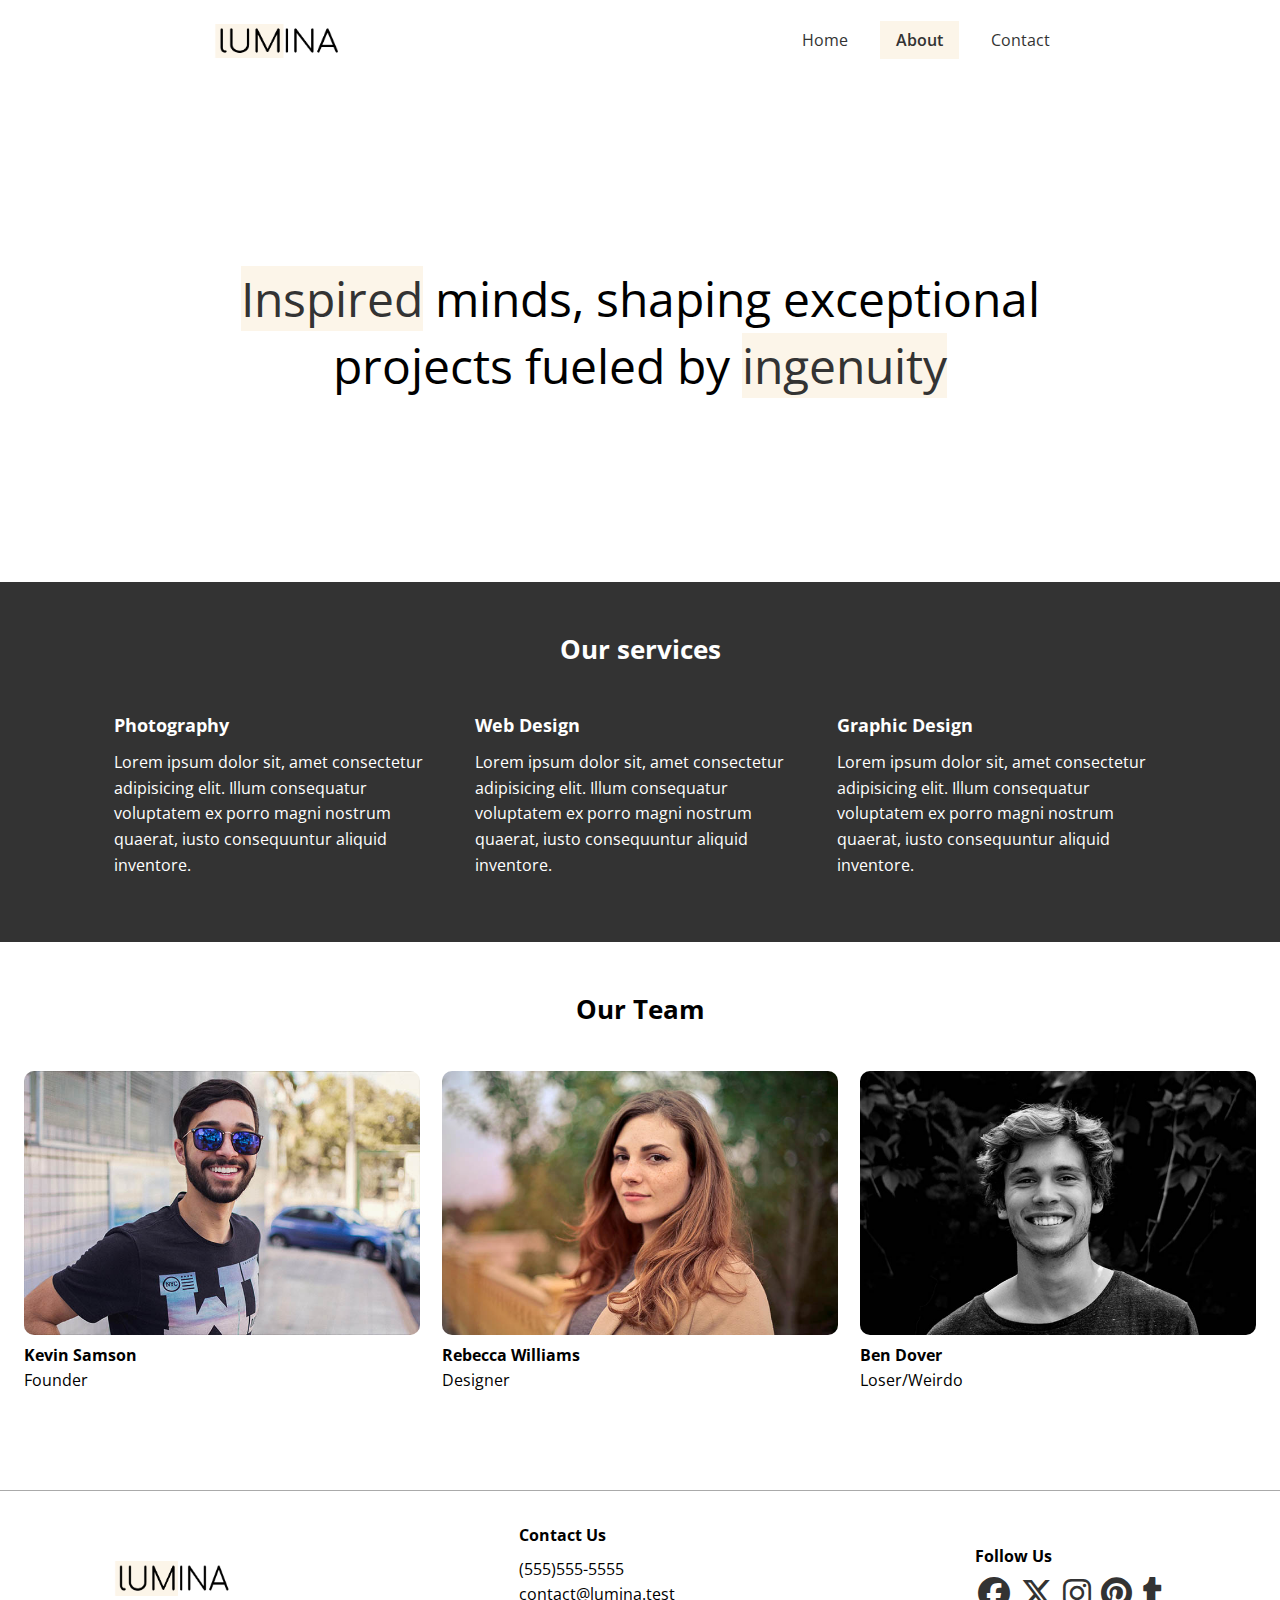
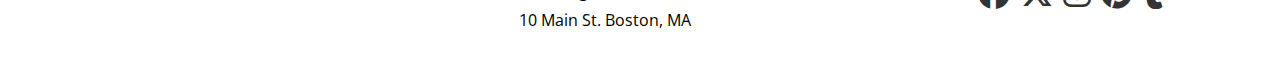
<file: about.html>
<!DOCTYPE html>
<html lang="en">
<head>
    <meta charset="UTF-8">
    <meta name="viewport" content="width=device-width, initial-scale=1.0">
    <link rel="preconnect" href="https://fonts.googleapis.com">
    <link rel="preconnect" href="https://fonts.gstatic.com" crossorigin>
    <link href="https://fonts.googleapis.com/css2?family=Lato:ital,wght@0,100;0,300;0,400;0,700;0,900;1,100;1,300;1,400;1,700;1,900&family=Open+Sans:ital,wght@0,300..800;1,300..800&display=swap" rel="stylesheet">
    <link rel="stylesheet" href="https://cdnjs.cloudflare.com/ajax/libs/font-awesome/6.7.2/css/all.min.css" integrity="sha512-Evv84Mr4kqVGRNSgIGL/F/aIDqQb7xQ2vcrdIwxfjThSH8CSR7PBEakCr51Ck+w+/U6swU2Im1vVX0SVk9ABhg==" crossorigin="anonymous" referrerpolicy="no-referrer" />
    <link rel="stylesheet" href="css/styles.css">
    <link rel="icon" href="images/favicon.ico">
    <title>About Lumina Creative</title>
</head>
<body>
    <header class="header">
        <div class="container container-sm header-flex">
            <img src="images/logo.png" alt="Lumina Creative" class="logo">
            <ul class="main-menu">
                <li><a href="index.html">Home</a></li>
                <li><a class="current" href="about.html">About</a></li>
                <li><a href="contact.html">Contact</a></li>
            </ul>
        </div> 
    </header>
    
    <section class="hero">
        <div class="container container-sm">
            <h2>
                <span class="bg-primary">Inspired</span> minds, shaping exceptional projects fueled by <span class="bg-primary">ingenuity</span>
            </h2>
        </div>
    </section>

    <section class="services bg-dark">
        <div class="container">
            <h2 class="section-heading">Our services</h2>
            <div class="services-flex">
                <div class="service-item">
                    <h4>Photography</h4>
                    <p>
                        Lorem ipsum dolor sit, amet consectetur adipisicing elit. Illum consequatur voluptatem ex porro magni nostrum quaerat, iusto consequuntur aliquid inventore.
                    </p>
                </div>
                <div class="service-item">
                    <h4>Web Design</h4>
                    <p>
                        Lorem ipsum dolor sit, amet consectetur adipisicing elit. Illum consequatur voluptatem ex porro magni nostrum quaerat, iusto consequuntur aliquid inventore.
                    </p>
                </div>
                <div class="service-item">
                    <h4>Graphic Design</h4>
                    <p>
                        Lorem ipsum dolor sit, amet consectetur adipisicing elit. Illum consequatur voluptatem ex porro magni nostrum quaerat, iusto consequuntur aliquid inventore.
                    </p>
                </div>
            </div>
        </div>
    </section>

    <section class="team">
        <div class="container container-lg">
            <h2 class="section-heading">Our Team</h2>
            <div class="team-flex">
                <div class="team-item">
                    <img src="images/team1.jpg" alt="Team Member">
                    <h4>Kevin Samson</h4>
                    <p>Founder</p>
                </div>
                <div class="team-item">
                    <img src="images/team2.jpg" alt="Team Member">
                    <h4>Rebecca Williams</h4>
                    <p>Designer</p>
                </div>
                <div class="team-item">
                    <img src="images/team3.jpg" alt="Team Member">
                    <h4>Ben Dover</h4>
                    <p>Loser/Weirdo</p>
                </div>
            </div>
        </div>
    </section>

    <footer class="footer">
        <div class="container footer-flex">
            <img src="images/logo.png" alt="Lumina Creative">
            
            <div>
                <h4>Contact Us</h4>
                <ul>
                    <li>(555)555-5555</li>
                    <li>contact@lumina.test</li>
                    <li>10 Main St. Boston, MA</li>
                </ul>
            </div>

            <div>
                <h4>Follow Us</h4>
                <a href="#"><i class="fab fa-facebook fa-2x"></i></a>
                <a href="#"><i class="fab fa-x-twitter fa-2x"></i></a>
                <a href="#"><i class="fab fa-instagram fa-2x"></i></a>
                <a href="#"><i class="fab fa-pinterest fa-2x"></i></a>
                <a href="#"><i class="fab fa-tumblr fa-2x"></i></a>
            </div>
        </div>
    </footer>
</body>
</html>
</file>
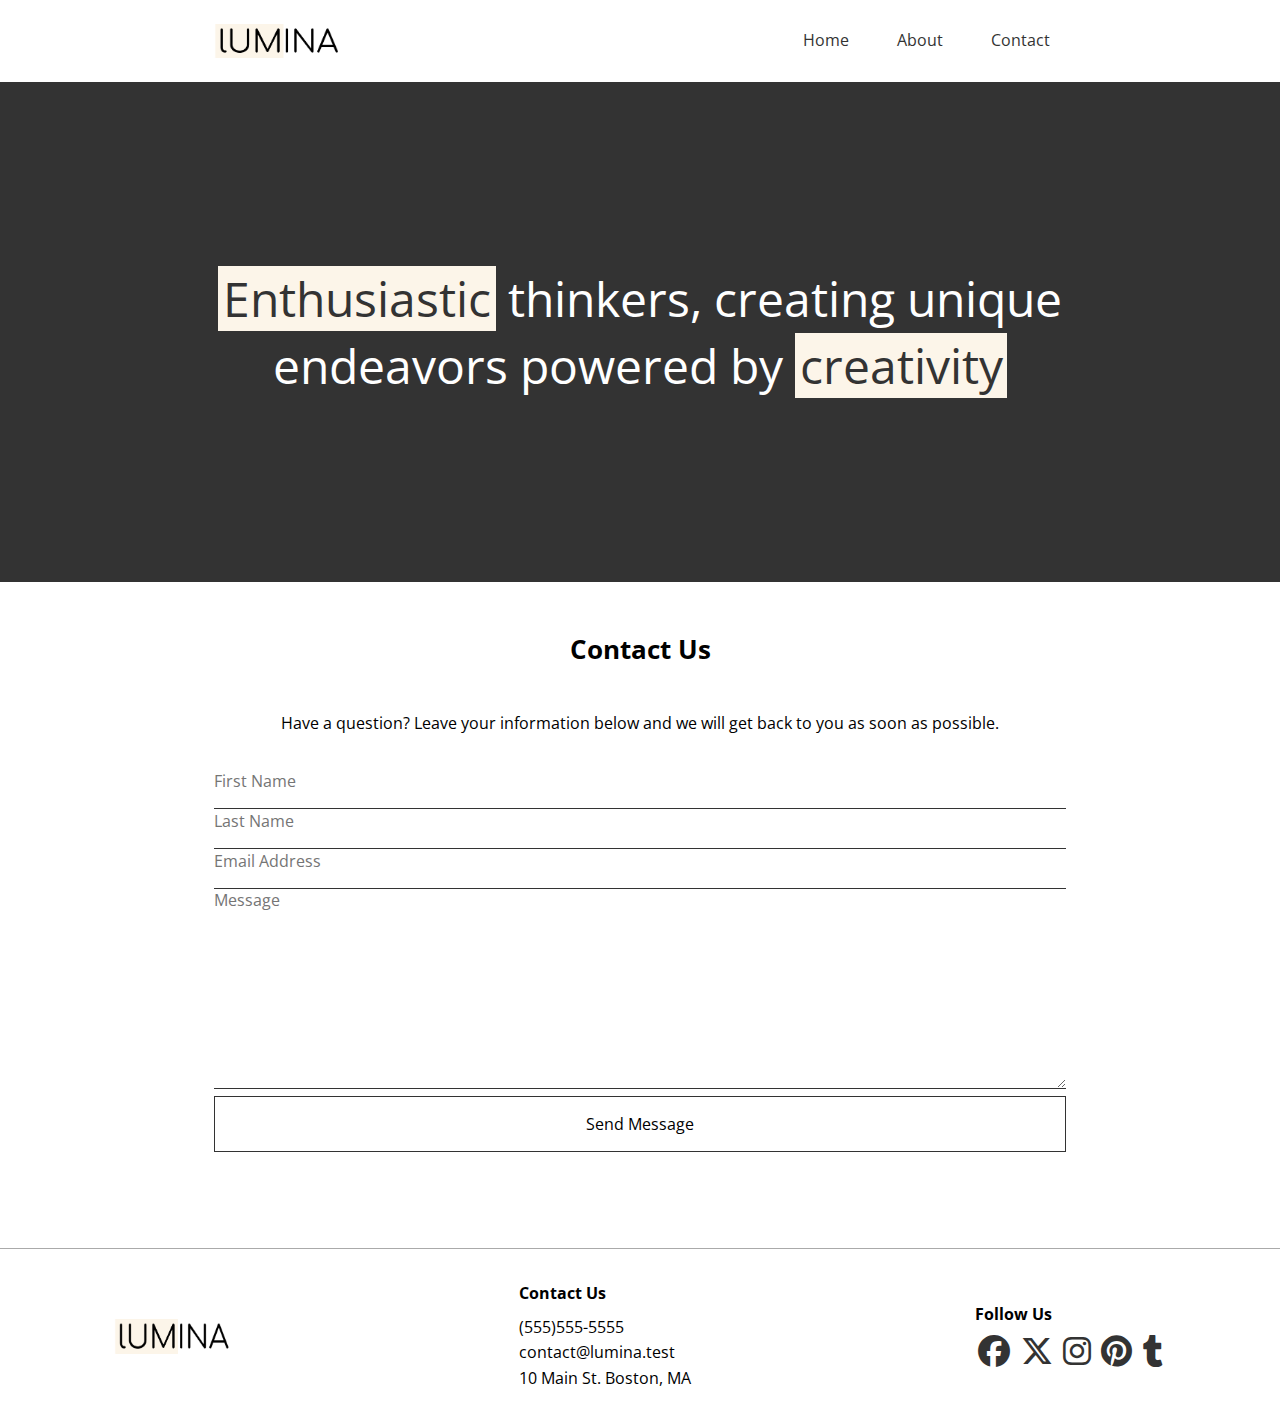
<file: contact.html>
<!DOCTYPE html>
<html lang="en">
<head>
    <meta charset="UTF-8">
    <meta name="viewport" content="width=device-width, initial-scale=1.0">
    <link rel="preconnect" href="https://fonts.googleapis.com">
    <link rel="preconnect" href="https://fonts.gstatic.com" crossorigin>
    <link href="https://fonts.googleapis.com/css2?family=Lato:ital,wght@0,100;0,300;0,400;0,700;0,900;1,100;1,300;1,400;1,700;1,900&family=Open+Sans:ital,wght@0,300..800;1,300..800&display=swap" rel="stylesheet">
    <link rel="stylesheet" href="https://cdnjs.cloudflare.com/ajax/libs/font-awesome/6.7.2/css/all.min.css" integrity="sha512-Evv84Mr4kqVGRNSgIGL/F/aIDqQb7xQ2vcrdIwxfjThSH8CSR7PBEakCr51Ck+w+/U6swU2Im1vVX0SVk9ABhg==" crossorigin="anonymous" referrerpolicy="no-referrer" />
    <link rel="stylesheet" href="css/styles.css">
    <link rel="icon" href="images/favicon.ico">
    <title>Contact Lumina Creative</title>
</head>
<body>
    <header class="header">
        <div class="container container-sm header-flex">
            <img src="images/logo.png" alt="Lumina Creative" class="logo">
            <ul class="main-menu">
                <li><a href="index.html">Home</a></li>
                <li><a href="about.html">About</a></li>
                <li><a class="contact" href="contact.html">Contact</a></li>
            </ul>
        </div> 
    </header>
    
    <section class="hero bg-dark">
        <div class="container container-sm">
            <h2>
                <span class="bg-primary">Enthusiastic</span> thinkers, creating unique endeavors powered by <span class="bg-primary">creativity</span>
            </h2>
        </div>
    </section>

   <section class="contact">
    <div class="container container-sm">
        <h2 class="section-heading">Contact Us</h2>
        <p>
            Have a question? Leave your information below and we will get back to you as soon as possible.
        </p>
        <form name="contact" netlify>
            <div class="form-group">
                <label for="first-name" class="visually-hidden">First Name</label>
                <input type="text" id="first-name" name="first-name" placeholder="First Name">
            </div>
            <div class="form-group">
                <label for="last-name" class="visually-hidden">Last Name</label>
                <input type="text" id="last-name" name="last-name" placeholder="Last Name">
            </div>
            <div class="form-group">
                <label for="email" class="visually-hidden">Email Address</label>
                <input type="email" id="email" name="email" placeholder="Email Address">
            </div>
            <div class="form-group">
                <label for="message" class="visually-hidden">Message</label>
                <textarea id="message" name="message" placeholder="Message"></textarea>
            </div>
            <div class="form-group">
                <button type="submit" class="btn">Send Message</button>
            </div>
        </form>
    </div>
   </section>

    <footer class="footer">
        <div class="container footer-flex">
            <img src="images/logo.png" alt="Lumina Creative">
            
            <div>
                <h4>Contact Us</h4>
                <ul>
                    <li>(555)555-5555</li>
                    <li>contact@lumina.test</li>
                    <li>10 Main St. Boston, MA</li>
                </ul>
            </div>

            <div>
                <h4>Follow Us</h4>
                <a href="#"><i class="fab fa-facebook fa-2x"></i></a>
                <a href="#"><i class="fab fa-x-twitter fa-2x"></i></a>
                <a href="#"><i class="fab fa-instagram fa-2x"></i></a>
                <a href="#"><i class="fab fa-pinterest fa-2x"></i></a>
                <a href="#"><i class="fab fa-tumblr fa-2x"></i></a>
            </div>
        </div>
    </footer>
</body>
</html>
</file>
<file: css/styles.css>
* {
    margin: 0;
    padding: 0;
    box-sizing: border-box;
}

:root {
    --primary-color: #fcf5e9;
    --dark-color: #333;
    --container-normal: 1100px;
    --container-wide: 1400px;
    --container-narrow: 900px;
}

body {
    font-family: 'Open Sans', sans-serif;
    line-height: 1.6;
}

a {
    text-decoration: none;
    color: #333;
}

ul {
    list-style: none;
}

img {
    max-width: 100%;
}

/* utility classes */
.bg-primary {
    background: var(--primary-color);
    color: #333;
}

.bg-dark {
    background: var(--dark-color);
    color: white;
}

.bg-dark .bg-primary {
    padding: 0 0.3rem;
}

.btn {
    display: inline-block;
    padding: 1rem 2rem;
    border: 1px solid #333;
    background: transparent;
    font-family: inherit;
    font-size: inherit;
    cursor: pointer;
}

.btn:hover {
    background: #333;
    color: white;
}

.section-heading {
    font-size: 1.6rem;
    text-align: center;
    margin-bottom: 40px;
}

.visually-hidden {
    clip: rect(0, 0, 0, 0);
    clip-path: inset(50%);
    height: 1px;
    overflow: hidden;
    position: absolute;
    white-space: nowrap;
    width: 1px;
}

/* container */
.container {
    max-width: var(--container-normal);
    margin: 0 auto;
    padding: 0 1.5rem;
}

.container-lg {
    max-width: var(--container-wide);
}

.container-sm {
    max-width: var(--container-narrow);
}

/* Header */
.header {
    margin: 1.5rem auto;
}

.header .logo {
    width: 130px;
}

.header .header-flex {
    display: flex;
    justify-content: space-between;
    align-items: center;
}

.header .main-menu {
    display: flex;
    gap: 1rem;
}

.header .main-menu a {
    padding: 0.5rem 1rem;
}

.header .main-menu a:hover {
    background: var(--primary-color)
}

.current {
    background: var(--primary-color);
    font-weight: 600;
}

/* Hero */
.hero {
    height: 500px;
    display: flex;
    justify-content: center;
    align-items: center;
    text-align: center;
}

.hero h2 {
    font-size: 3rem;
    line-height: 1.4;
    font-weight: normal;
}

.gallery-flex {
    display: flex;
    justify-content: center;
    flex-wrap: wrap;
    gap: 20px;
}

.gallery-item {
    width: calc(33.333% - 20px);
    border-radius: 10px;
}

.gallery-item img {
    border-radius: 10px;
}

.gallery-item:hover {
    opacity: 0.9;
}

/* Footer */
.footer {
    border-top: 1px solid #aaa;
    padding: 2rem 1.5rem;
    margin-top: 2rem;
}

.footer .footer-flex {
    display: flex;
    justify-content: space-between;
    align-items: center;
}

.footer img {
    width: 120px;
    height: 35px;
}

.footer h4 {
    font-size: 1rem;
    margin-bottom: 0.5rem;
}

.footer a {
    margin: 0.2rem;
}

/* Services */
.services {
    padding: 3rem 0 4rem;
}

.services-flex {
    display: flex;
    gap: 2rem;
}

.service-item h4 {
    font-size: 1.1rem;
    margin-bottom: 0.7rem;
}

/* TEam */
.team {
    padding: 3rem 0 4rem;
}

.team-flex {
    display: flex;
    gap: 1.4rem;
}

.team img {
    border-radius: 10px;
}

/* Contact */
.contact {
    padding: 3rem 0 4rem;
}

.contact p {
    text-align: center;
    margin-bottom: 2rem;
}

.from-group {
    margin: 2rem 0; 
}

.contact input, .contact textarea {
    border: none;
    border-bottom: 1px #333 solid;
    width: 100%;
    font-family: inherit;
    font-size: inherit;
    padding-bottom: 1rem;
}

.contact textarea {
    height: 200px;
}

.contact input:focus, .contact textarea:focus {
    outline: 0;
}

.contact button {
    width: 100%;
}
/* Media queries */
@media(max-width: 768px) {
    .header .header-flex, .footer .footer-flex, .services .services-flex, .team .team-flex {
        flex-direction: column;
        gap: 1.5rem;
    }

    .hero {
        height: 300px;
    }

    .hero h2 {
        font-size: 1.8rem;
    }

    .gallery-item {
        width: calc(50% - 20px)
    }

    .footer .footer-flex {
        text-align: center;
    }
}
</file>
